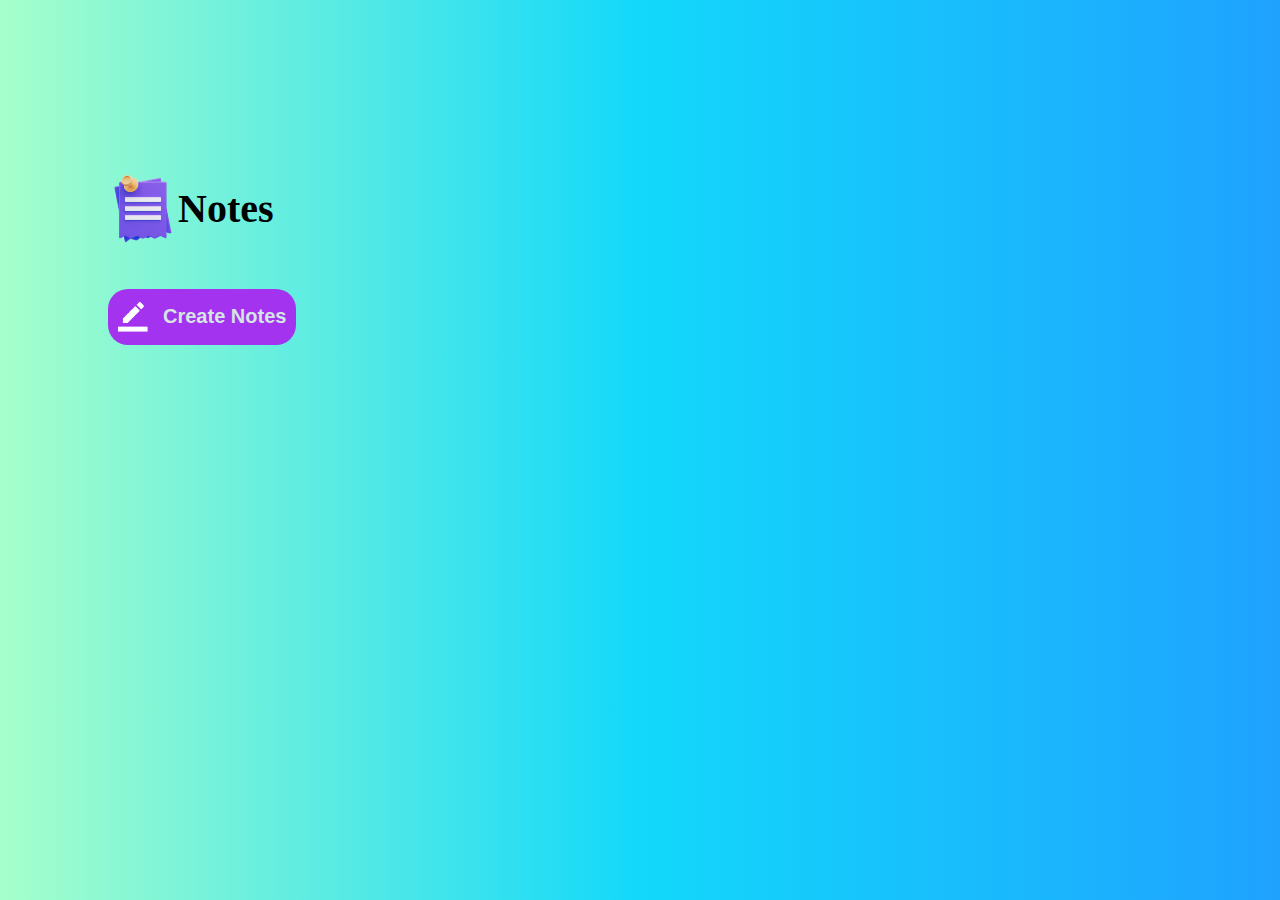
<file: note-app/index.html>
<!DOCTYPE html>
<html lang="en">
<head>
    <meta charset="UTF-8">
    <meta name="viewport" content="width=device-width, initial-scale=1.0">
    <title>Notes App</title>
    <link rel="stylesheet" href="style.css">
</head>
<body>
    <div class="main-div">
        <div class="heading">
            <img src="images/notes.png">
            <h1>Notes</h1>
        </div>
        <div class="button">
            <button id="btn">
            <img src="images/edit.png" alt="" >
            <h2>Create Notes</h2>  
            </button>
        </div>

        <div class="input-field">
            <!-- <div class="notes">
                <textarea placeholder="Write your note here..."></textarea>
                <img src="images/delete.png" alt="" srcset="" id="delete-note">
            </div> -->
           
            
        </div>
    </div>
    <script src="script.js"></script>
</body>
</html>
</file>
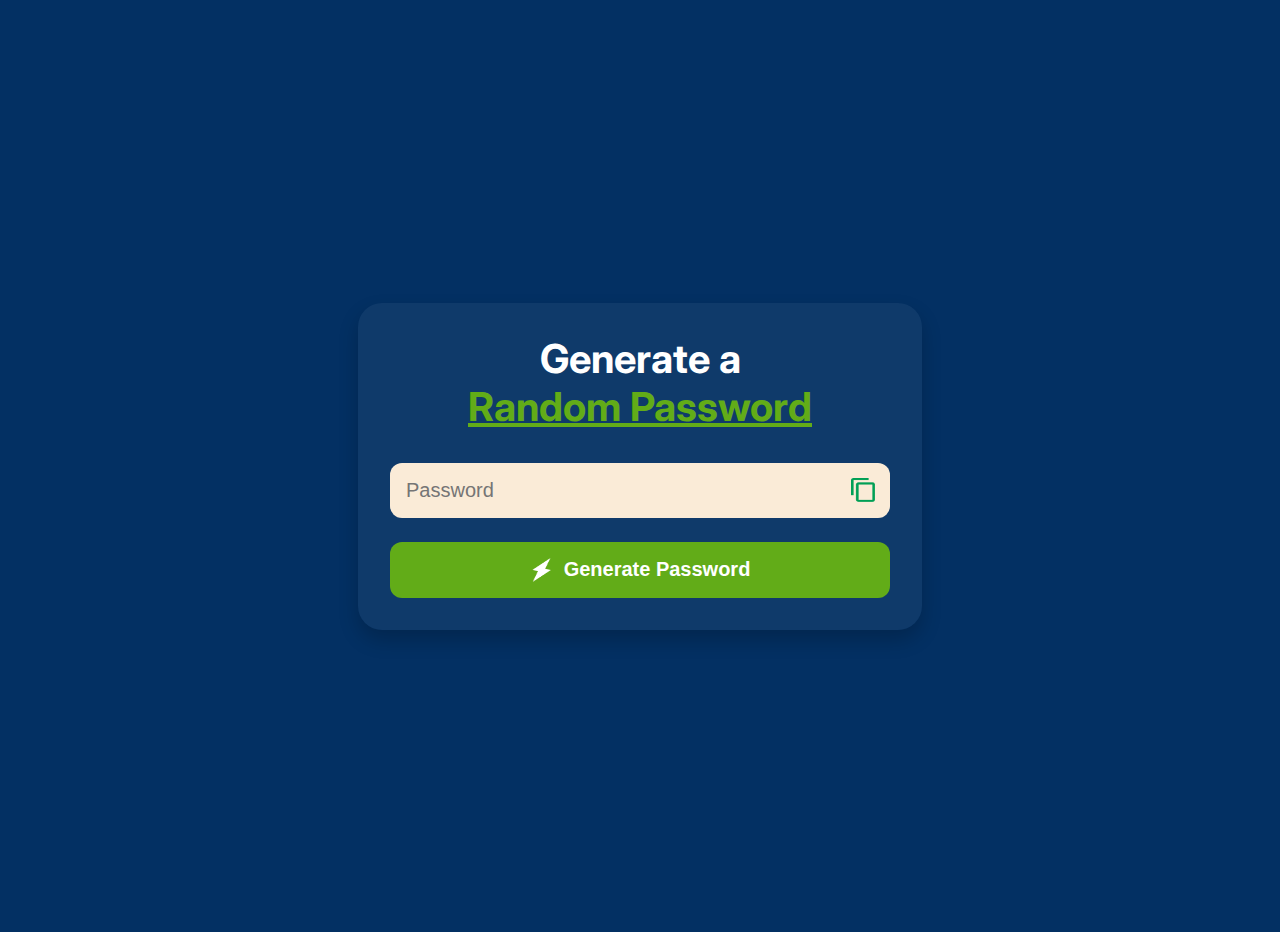
<file: passgen/index.html>
<!DOCTYPE html>
<html lang="en">
<head>
    <meta charset="UTF-8">
    <meta name="viewport" content="width=device-width, initial-scale=1.0">
    <title>Random Password Generator</title>
    <link rel="stylesheet" href="style.css">
</head>
<body>
    <div class="container">
        <h1>Generate a <br><span><u>Random Password</u></span></h1>
        <div class="pass-container">
            <input type="text" placeholder="Password" id="passbox">
            <img src="images/copy.png" id="copy-icon" alt="Copy" onclick="copypass()">
        </div>
        <div class="button-container">
            <button onclick="createpass()"><img src="images/generate.png" id="btn-img">Generate Password</button>
        </div>
    </div>

    <script src="script.js"></script>
</body>
</html>
</file>
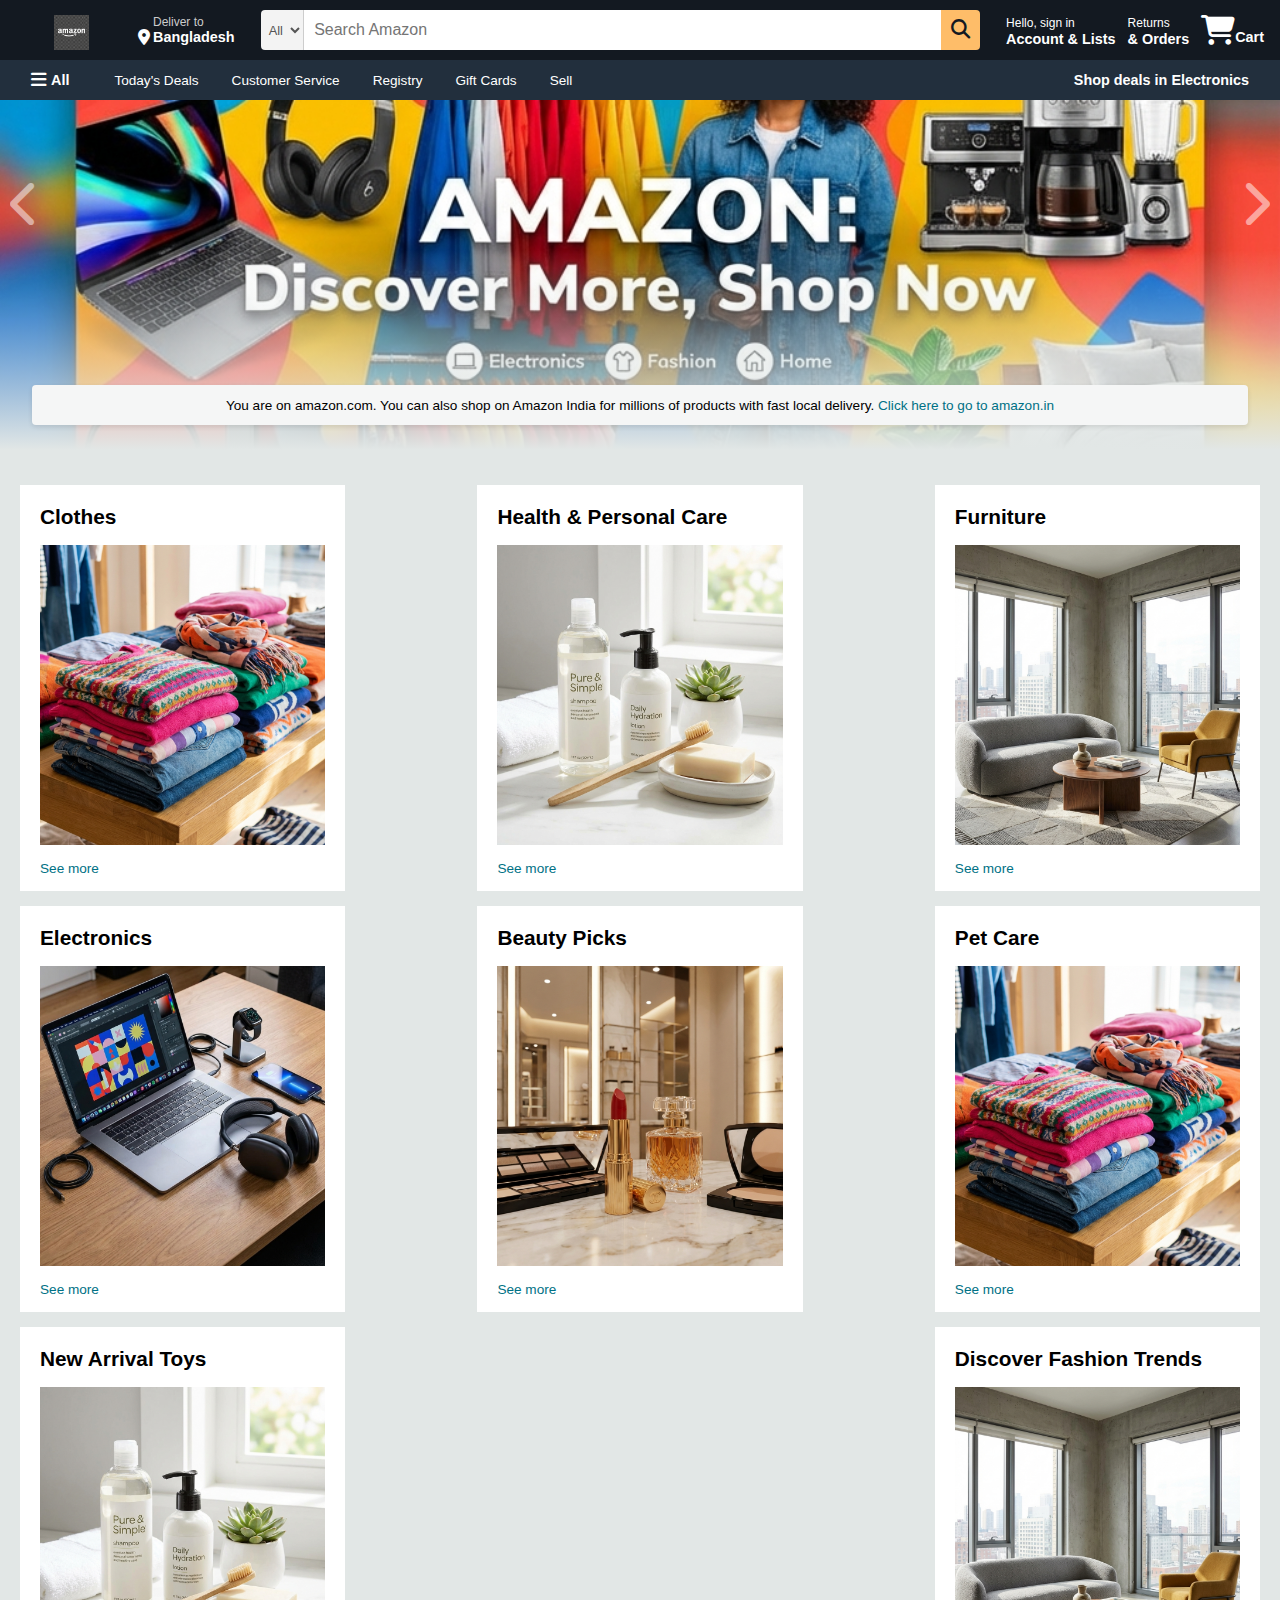
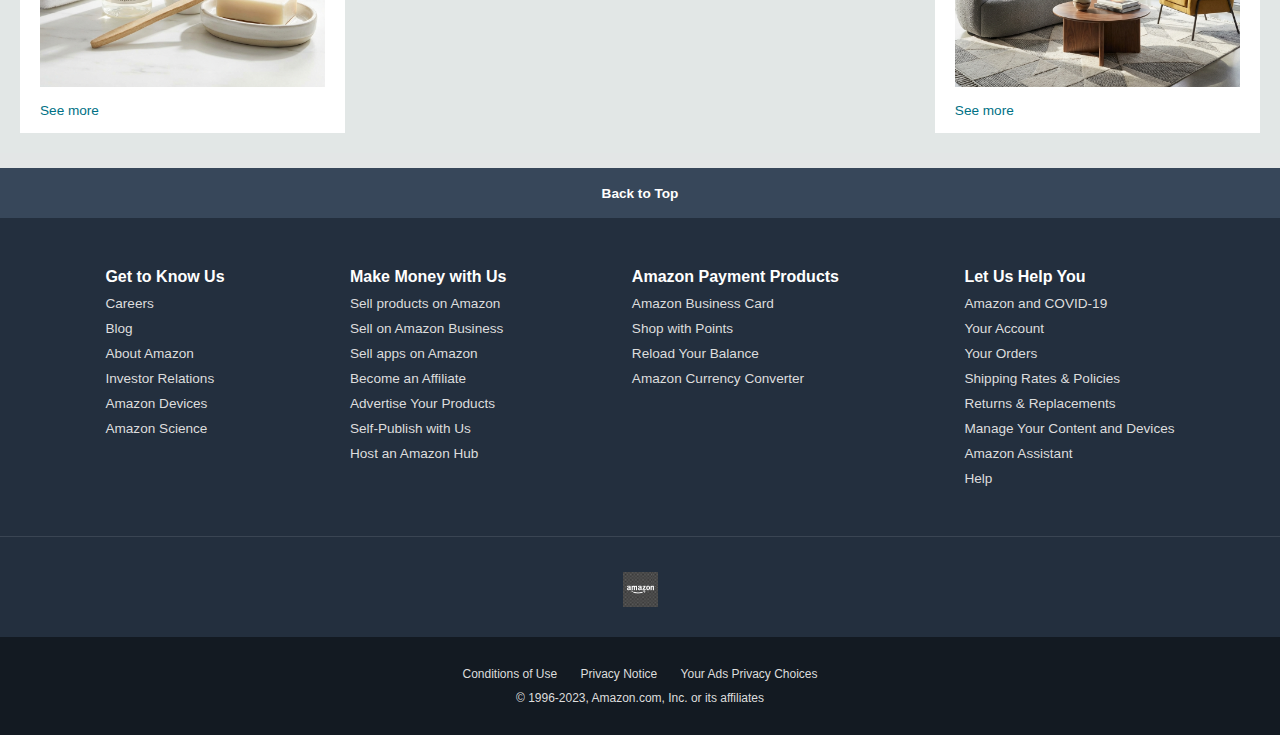
<file: project-amazon/index.html>
<!DOCTYPE html>
<html lang="en">

<head>
    <meta charset="UTF-8">
    <meta name="viewport" content="width=device-width, initial-scale=1.0">
    <title>Amazon.com. Spend less. Smile more.</title>
    <link rel="stylesheet" href="style.css">
    <link rel="stylesheet" href="https://cdnjs.cloudflare.com/ajax/libs/font-awesome/6.4.0/css/all.min.css">
</head>

<body id="top">
    <header>
        <div class="navbar">
            <div class="nav-logo border">
                <div class="logo"></div>
            </div>

            <div class="nav-address border">
                <p class="add-first">Deliver to</p>
                <div class="add-icon">
                    <i class="fa-solid fa-location-dot"></i>
                    <p class="add-second">Bangladesh</p>
                </div>
            </div>

            <div class="nav-search">
                <select class="search-select">
                    <option>All</option>
                </select>
                <input placeholder="Search Amazon" class="search-input">
                <div class="search-icon">
                    <i class="fa-solid fa-magnifying-glass"></i>
                </div>
            </div>

            <div class="nav-signin border">
                <p><span>Hello, sign in</span></p>
                <p class="nav-second">Account & Lists</p>
            </div>

            <div class="nav-return border">
                <p><span>Returns</span></p>
                <p class="nav-second">& Orders</p>
            </div>

            <div class="nav-cart border">
                <i class="fa-solid fa-cart-shopping"></i>
                Cart
            </div>
        </div>

        <div class="panel">
            <div class="panel-all" id="panel-all">
                <i class="fa-solid fa-bars"></i>
                All
            </div>
            <div class="panel-ops">
                <p>Today's Deals</p>
                <p>Customer Service</p>
                <p>Registry</p>
                <p>Gift Cards</p>
                <p>Sell</p>
            </div>
            <div class="panel-deals">
                Shop deals in Electronics
            </div>
        </div>
    </header>

    <!-- Sidebar Navigation -->
    <div class="sidebar-overlay" id="sidebar-overlay"></div>
    <div class="sidebar" id="sidebar">
        <div class="sidebar-head">
            <i class="fa-solid fa-circle-user"></i>
            <div>Hello, Sign in</div>
            <button id="sidebar-close"><i class="fa-solid fa-xmark"></i></button>
        </div>
        <div class="sidebar-content">
            <h3>Digital Content & Devices</h3>
            <ul>
                <li>Amazon Music</li>
                <li>Kindle E-readers & Books</li>
                <li>Amazon Appstore</li>
            </ul>
            <div class="sidebar-divider"></div>
            <h3>Shop By Department</h3>
            <ul>
                <li>Electronics</li>
                <li>Computers</li>
                <li>Smart Home</li>
                <li>Arts & Crafts</li>
            </ul>
            <div class="sidebar-divider"></div>
            <h3>Programs & Features</h3>
            <ul>
                <li>Gift Cards</li>
                <li>Shop By Interest</li>
                <li>Amazon Live</li>
                <li>International Shopping</li>
            </ul>
        </div>
    </div>

    <div class="hero-section" id="hero-section">
        <button class="hero-btn prev-btn" id="hero-prev"><i class="fa-solid fa-chevron-left"></i></button>
        <button class="hero-btn next-btn" id="hero-next"><i class="fa-solid fa-chevron-right"></i></button>
        <div class="hero-msg">
            <p>You are on amazon.com. You can also shop on Amazon India for millions of products with fast local
                delivery. <a href="#">Click here to go to amazon.in</a></p>
        </div>
    </div>

    <div class="shop-section">
        <div class="box">
            <div class="box-content">
                <h2>Clothes</h2>
                <div class="box-img" style="background-image: url('assets/box1_image.jpg');"></div>
                <p>See more</p>
            </div>
        </div>
        <div class="box">
            <div class="box-content">
                <h2>Health & Personal Care</h2>
                <div class="box-img" style="background-image: url('assets/box2_image.jpg');"></div>
                <p>See more</p>
            </div>
        </div>
        <div class="box">
            <div class="box-content">
                <h2>Furniture</h2>
                <div class="box-img" style="background-image: url('assets/box3_image.jpg');"></div>
                <p>See more</p>
            </div>
        </div>
        <div class="box">
            <div class="box-content">
                <h2>Electronics</h2>
                <div class="box-img" style="background-image: url('assets/box4_image.jpg');"></div>
                <p>See more</p>
            </div>
        </div>
        <div class="box">
            <div class="box-content">
                <h2>Beauty Picks</h2>
                <div class="box-img" style="background-image: url('assets/box5_image.jpg');"></div>
                <p>See more</p>
            </div>
        </div>
        <div class="box">
            <div class="box-content">
                <h2>Pet Care</h2>
                <div class="box-img" style="background-image: url('assets/box6_image.jpg');"></div>
                <p>See more</p>
            </div>
        </div>
        <div class="box">
            <div class="box-content">
                <h2>New Arrival Toys</h2>
                <div class="box-img" style="background-image: url('assets/box7_image.jpg');"></div>
                <p>See more</p>
            </div>
        </div>
        <div class="box">
            <div class="box-content">
                <h2>Discover Fashion Trends</h2>
                <div class="box-img" style="background-image: url('assets/box8_image.jpg');"></div>
                <p>See more</p>
            </div>
        </div>
    </div>

    <footer>
        <div class="foot-panel1">
            <a href="#top">Back to Top</a>
        </div>

        <div class="foot-panel2">
            <ul>
                <p>Get to Know Us</p>
                <a>Careers</a>
                <a>Blog</a>
                <a>About Amazon</a>
                <a>Investor Relations</a>
                <a>Amazon Devices</a>
                <a>Amazon Science</a>
            </ul>
            <ul>
                <p>Make Money with Us</p>
                <a>Sell products on Amazon</a>
                <a>Sell on Amazon Business</a>
                <a>Sell apps on Amazon</a>
                <a>Become an Affiliate</a>
                <a>Advertise Your Products</a>
                <a>Self-Publish with Us</a>
                <a>Host an Amazon Hub</a>
            </ul>
            <ul>
                <p>Amazon Payment Products</p>
                <a>Amazon Business Card</a>
                <a>Shop with Points</a>
                <a>Reload Your Balance</a>
                <a>Amazon Currency Converter</a>
            </ul>
            <ul>
                <p>Let Us Help You</p>
                <a>Amazon and COVID-19</a>
                <a>Your Account</a>
                <a>Your Orders</a>
                <a>Shipping Rates & Policies</a>
                <a>Returns & Replacements</a>
                <a>Manage Your Content and Devices</a>
                <a>Amazon Assistant</a>
                <a>Help</a>
            </ul>
        </div>

        <div class="foot-panel3">
            <div class="logo"></div>
        </div>

        <div class="foot-panel4">
            <div class="pages">
                <a>Conditions of Use</a>
                <a>Privacy Notice</a>
                <a>Your Ads Privacy Choices</a>
            </div>
            <div class="copyright">
                © 1996-2023, Amazon.com, Inc. or its affiliates
            </div>
        </div>
    </footer>
    <script src="script.js"></script>
</body>

</html>
</file>
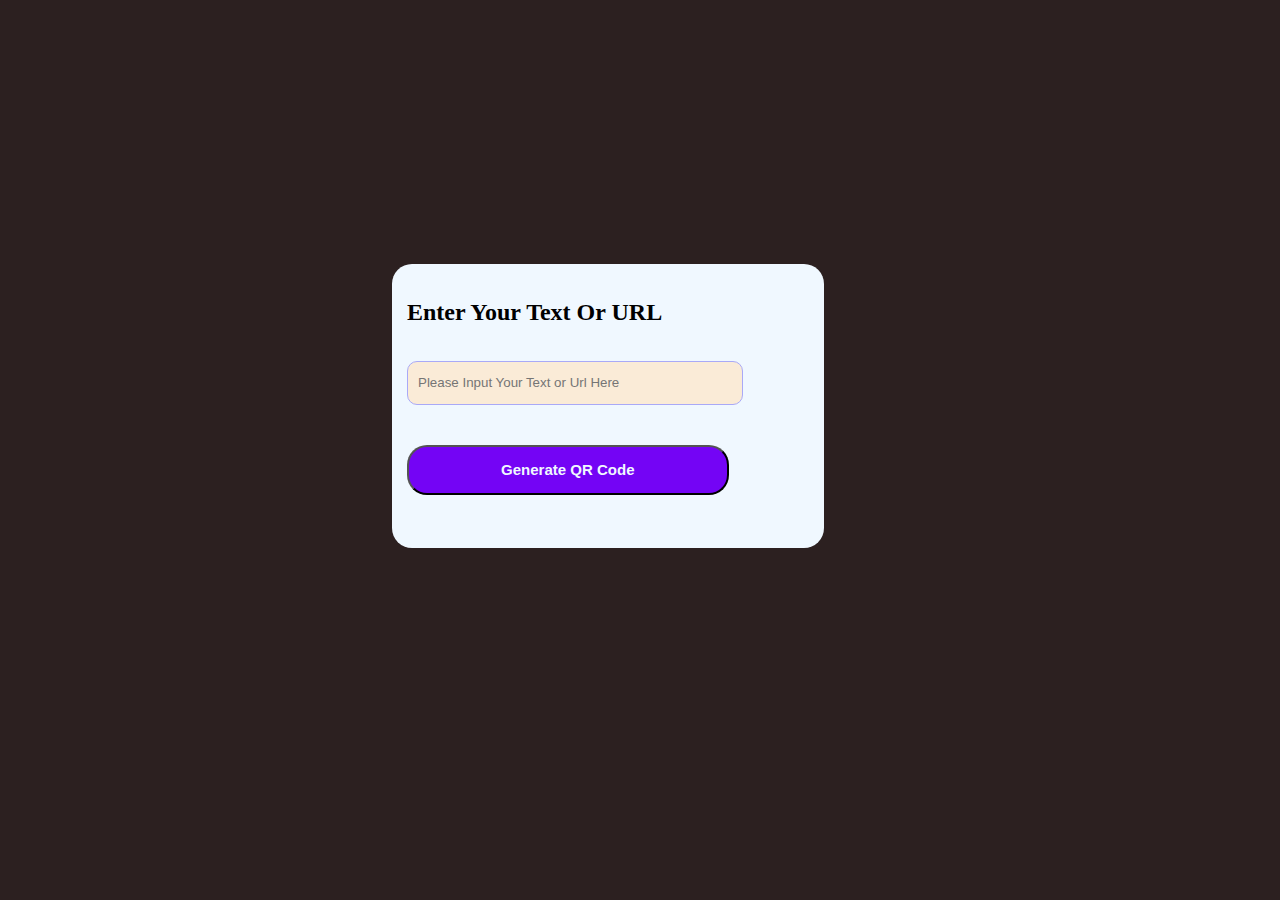
<file: qrgenerator/index.html>
<!DOCTYPE html>
<html lang="en">
<head>
    <meta charset="UTF-8">
    <meta name="viewport" content="width=device-width, initial-scale=1.0">
    <title>QR Code Generator</title>
    <link rel="stylesheet" href="style.css">
</head>
<body>
    <div class="content">
        <h2>Enter Your Text Or URL</h2>
        <input placeholder="Please Input Your Text or Url Here" id="input-field"><br>
        <button id="generate">Generate QR Code</button>
        <img id="qr-img">
    </div>
    <script src="script.js"></script>
</body>
</html>
</file>
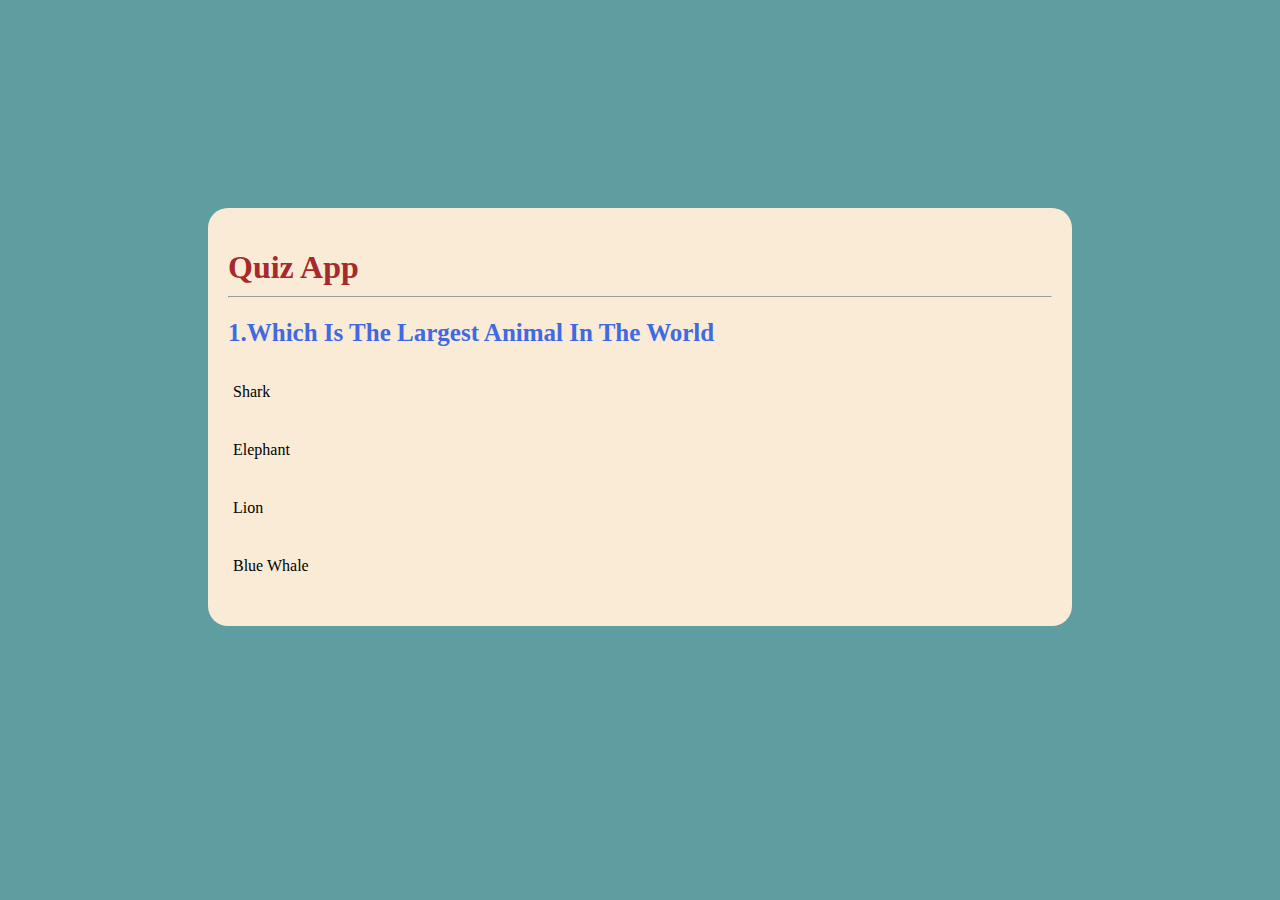
<file: quiz-app/index.html>
<!DOCTYPE html>
<html lang="en">
<head>
    <meta charset="UTF-8">
    <meta name="viewport" content="width=device-width, initial-scale=1.0">
    <title>Quiz App</title>
    <link rel="stylesheet" href="style.css">
</head>
<body>
    <div class="padbox">
        <div class="header">
            <h1>Quiz App</h1>
        </div>
        <hr>
        <div class="question">
            <h2>Question 1</h2>
            <ul id="answers">
                <!-- <li class="options">Shark</li>
                <li class="options">Blue Whale</li>
                <li class="options">Elephant</li>
                <li class="options">Girrafe</li> -->
            </ul>
        </div>
        <div class="submit-button">
            <button>Next</button>
        </div>
        
    </div>
    <script src="script.js"></script>
</body>
</html>
</file>
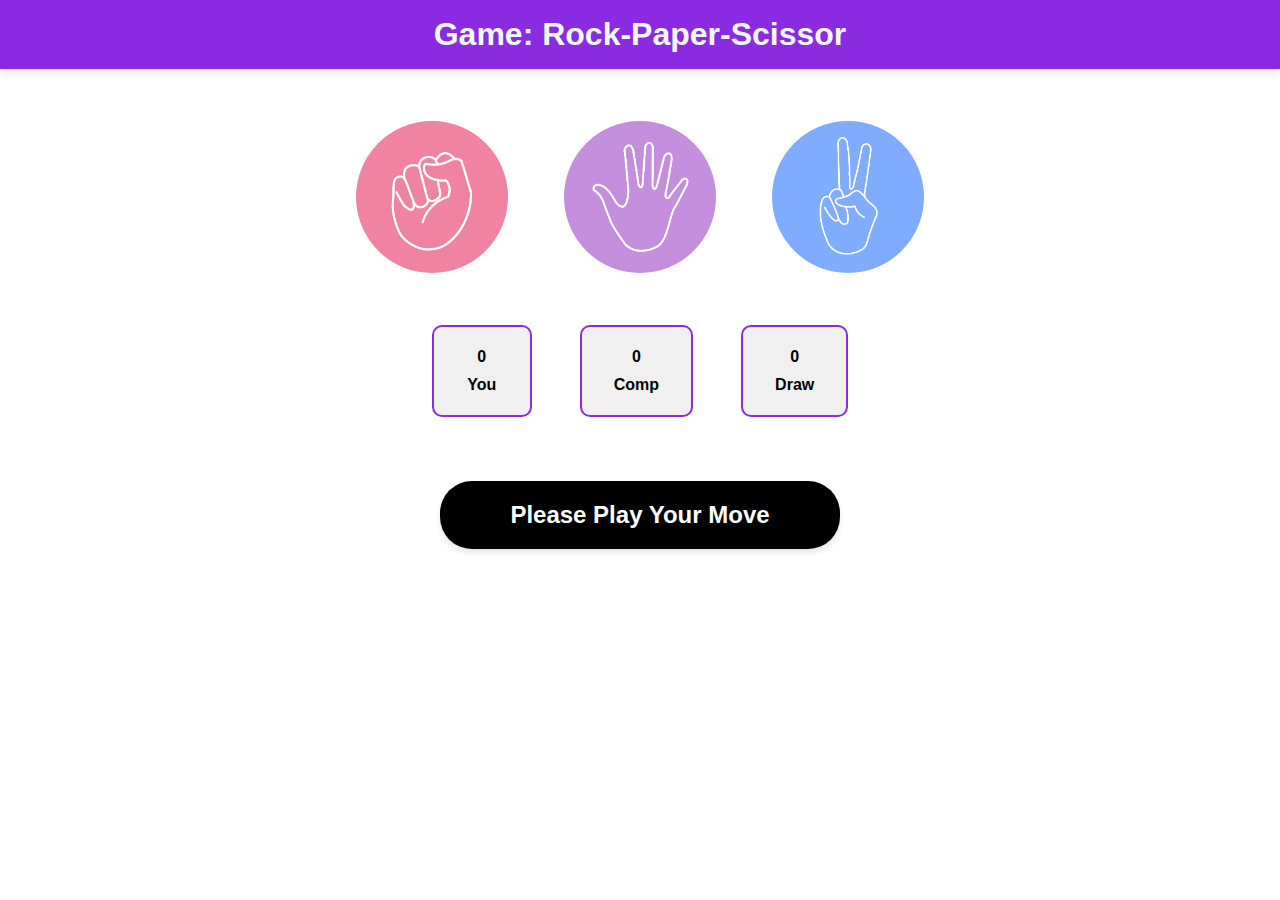
<file: StonePaperScissors/index.html>
<!DOCTYPE html>
<html lang="en">
<head>
    <meta charset="UTF-8">
    <meta name="viewport" content="width=device-width, initial-scale=1.0">
    <title>Rock-Paper-Scissor</title>
    <link rel="stylesheet" href="style.css">
</head>
<body>
    <h1 id="heading">Game: Rock-Paper-Scissor</h1>
    <div class="choices" >
        <img src="images/rock.png" id="rock" class="choice">
        <img src="images/paper.png" id="paper" class="choice">
        <img src ="images/scissors.png" id="scissor" class="choice">
    </div>
    <div class="scoreclass">
        <div class="Scorecount">
            <p id="user-score">0</p>
            <p id="label">You</p>
        </div>
        <div class="Scorecount">
            <p id="comp-score">0</p>
            <p id="label">Comp</p>
        </div>
        <div class="Scorecount">
            <p id="draw-score">0</p>
            <p id="label">Draw</p>
        </div>
        
    </div>

    <div class="msg-container">
        <p class="msg">Please Play Your Move</p>
    </div>
    <div id="scissoring">
        
    </div>
   <script src="app.js"></script>
</body>
</html>
</file>
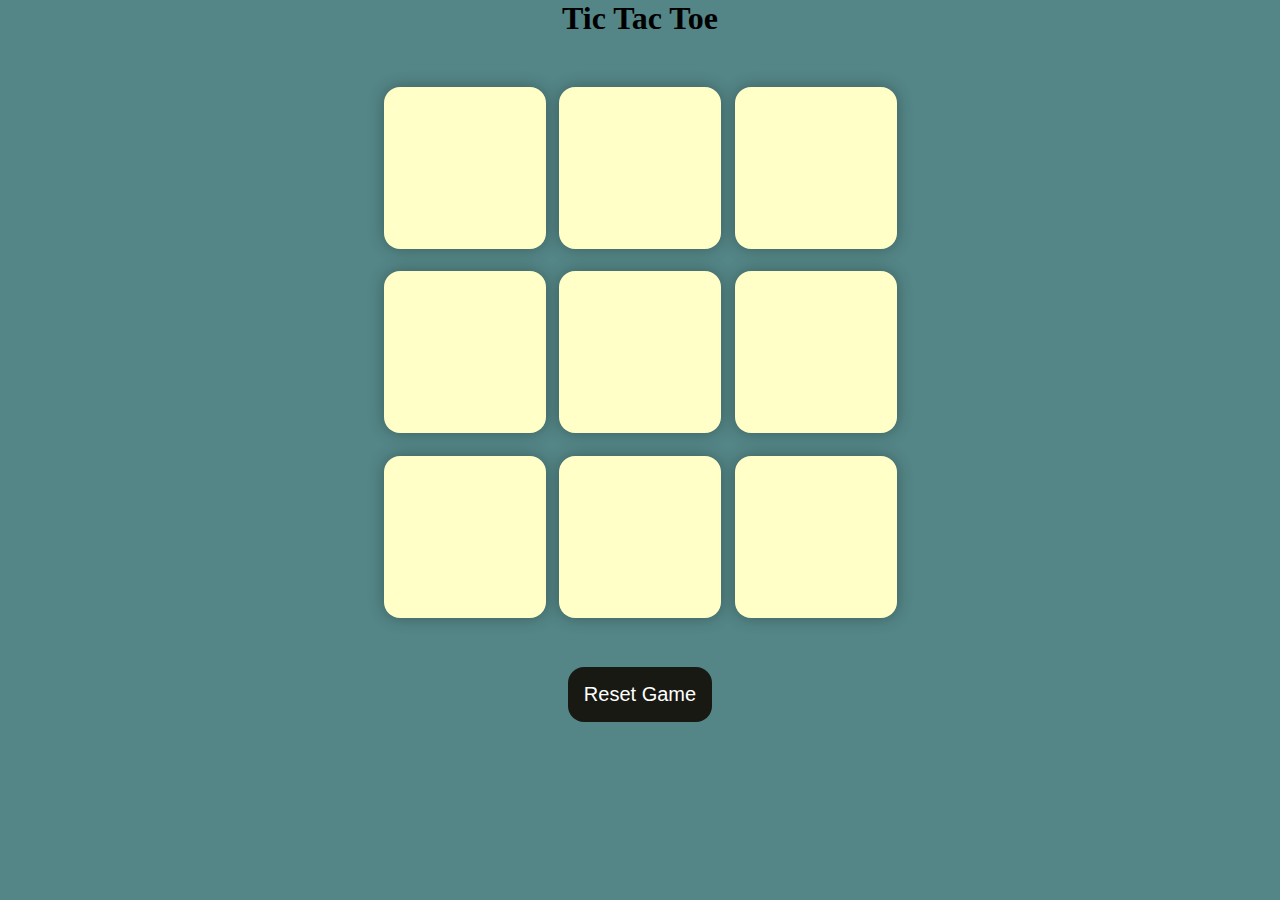
<file: TicTacToe/index.html>
<!DOCTYPE html>
<html lang="en">
  <head>
    <meta charset="UTF-8" />
    <meta name="viewport" content="width=device-width, initial-scale=1.0" />
    <title>Tic-Tac-Toe Game</title>
    <link rel="stylesheet" href="style.css" />
  </head>
  <body>
    <div class="msg-container hide">
      <p id="msg">Winner</p>
      <button id="new-btn">New Game</button>
    </div>
    <main>
      <h1>Tic Tac Toe</h1>
      <div class="container">
        <div class="game">
          <button class="box"></button>
          <button class="box"></button>
          <button class="box"></button>
          <button class="box"></button>
          <button class="box"></button>
          <button class="box"></button>
          <button class="box"></button>
          <button class="box"></button>
          <button class="box"></button>
        </div>
      </div>
      <button id="reset-btn">Reset Game</button>
    </main>
    <script src="app.js"></script>
  </body>
</html>
</file>
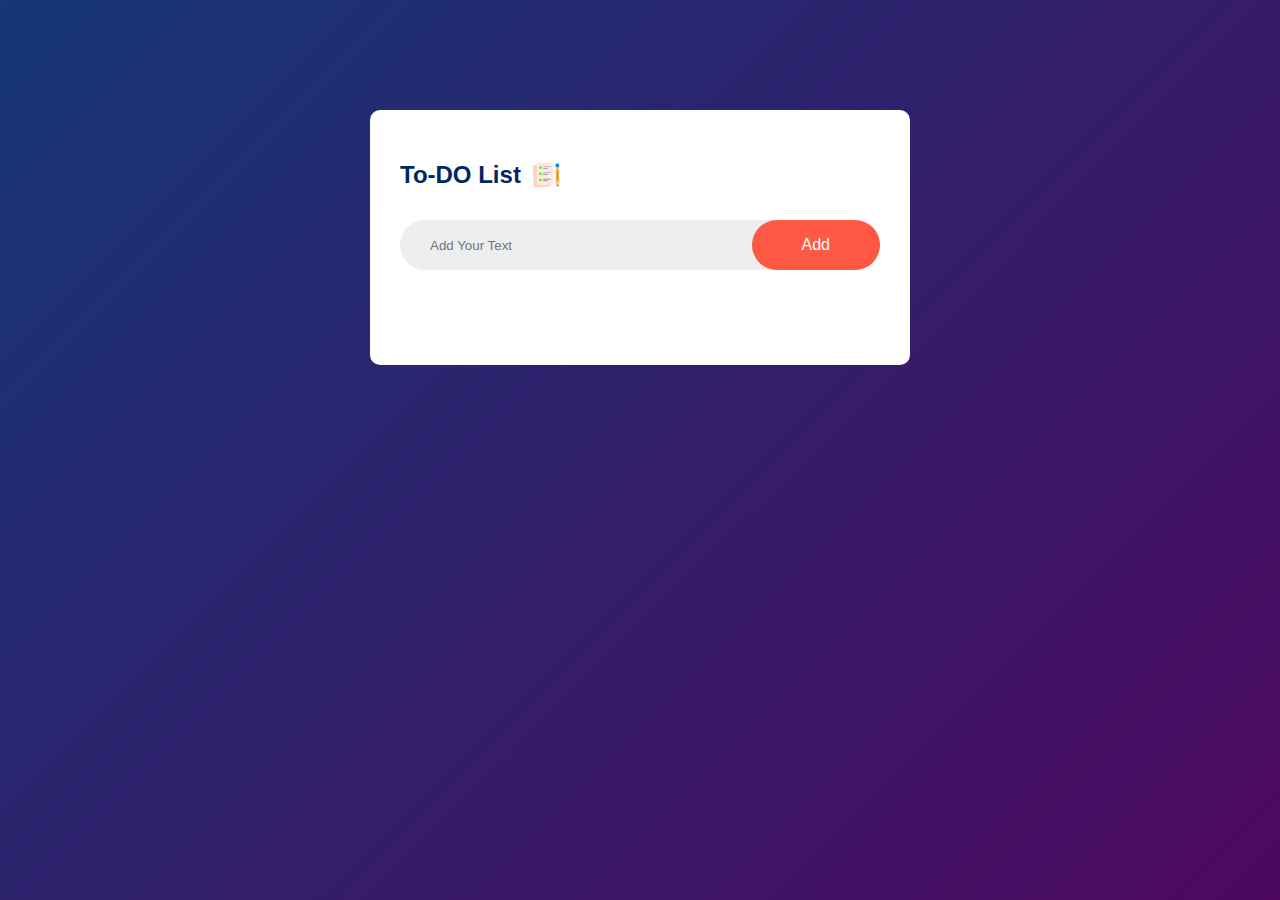
<file: to-do/index.html>
<!DOCTYPE html>
<html lang="en">
<head>
    <meta charset="UTF-8">
    <meta name="viewport" content="width=device-width, initial-scale=1.0">
    <title>To Do List</title>
    <link rel="stylesheet" href="style.css">
</head>
<body>
    <div class="container">
        <div class="todo-app">
            <h2>To-DO List<img src="images/icon.png"></h2>
            <div class="row">
                <input type="text" id="input-box" placeholder="Add Your Text">
                <button id="add-btn" onclick="addTask()">Add</button>
            </div>
            <ul class="ul" id="listconatiner">
                <!-- <li class="checked">Task1</li>
                <li>Task2</li>
                <li>Task3</li>
                <li>Task4</li> -->
            </ul>
        </div>
    </div>
<script src="script.js"></script>
</body>
</html>
</file>
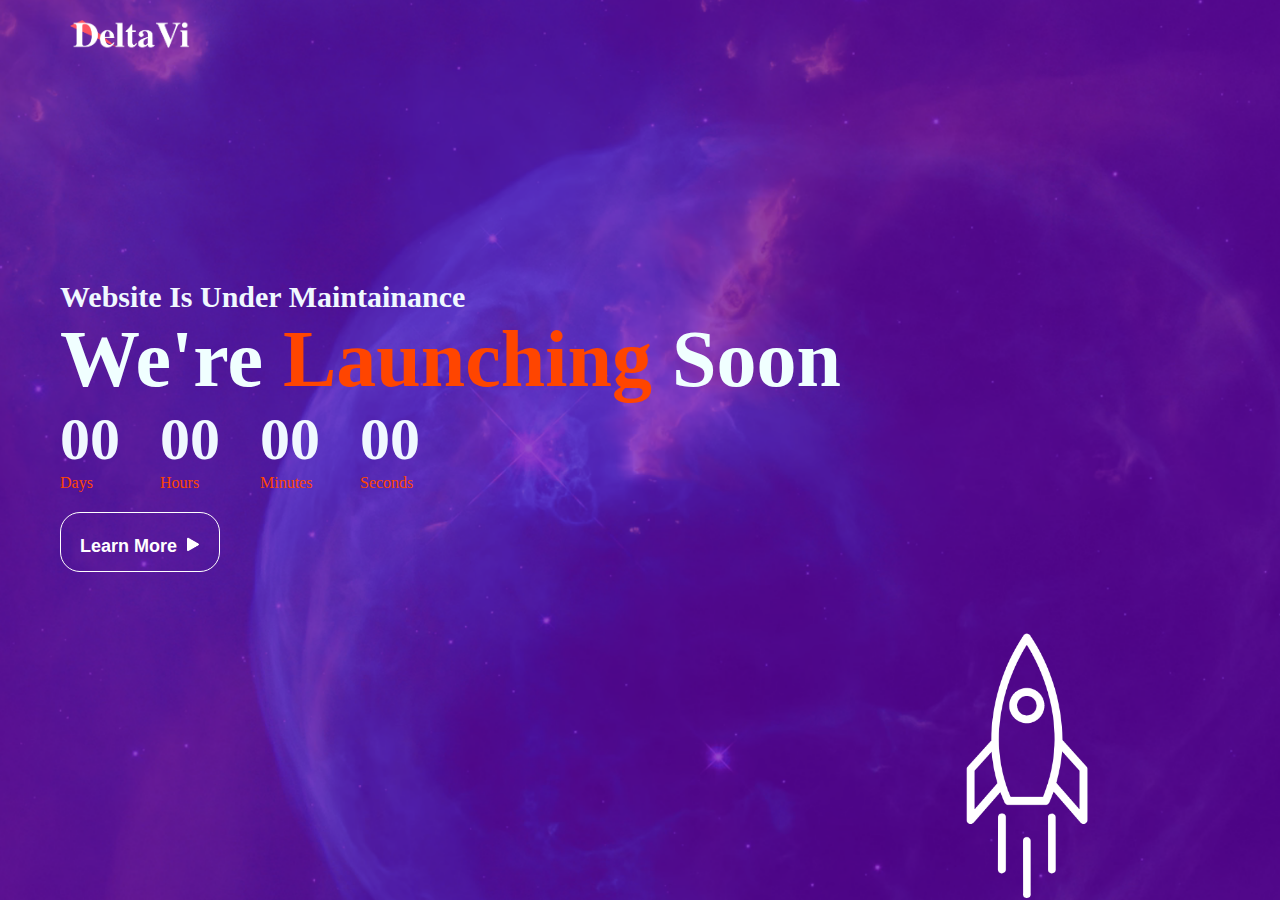
<file: waitingpage/index.html>
<!DOCTYPE html>
<html lang="en">
<head>
    <meta charset="UTF-8">
    <meta name="viewport" content="width=device-width, initial-scale=1.0">
    <title>Launching Soon!</title>
    <link rel="stylesheet" href="style.css">
</head>
<body>
    <div class="container">
        <img src="images/logo.png" alt="" srcset="" class="logo">
        <div class="content">
            <p>Website Is Under Maintainance</p>
            <h1>
                We're <span>Launching</span> Soon
            </h1>
            <div class="launching-time">
                <div>
                    <p id="days">00</p>
                    <span>Days</span>
                </div>
                <div>
                    <p id="hours">00</p>
                    <span>Hours</span>
                </div>
                <div >
                    <p id="minutes">00</p>
                    <span>Minutes</span>
                </div>
                <div >
                    <p id="seconds">00</p>
                    <span>Seconds</span>
                </div>
            </div>
            <button>Learn More <img src="images/triangle.png" alt="" srcset="" class="btnimg"></button>
        </div>
        <img src="images/rocket.png" alt="" srcset="" class="rocketimg">

    </div>
    <script src="script.js"></script>
</body>
</html>
</file>
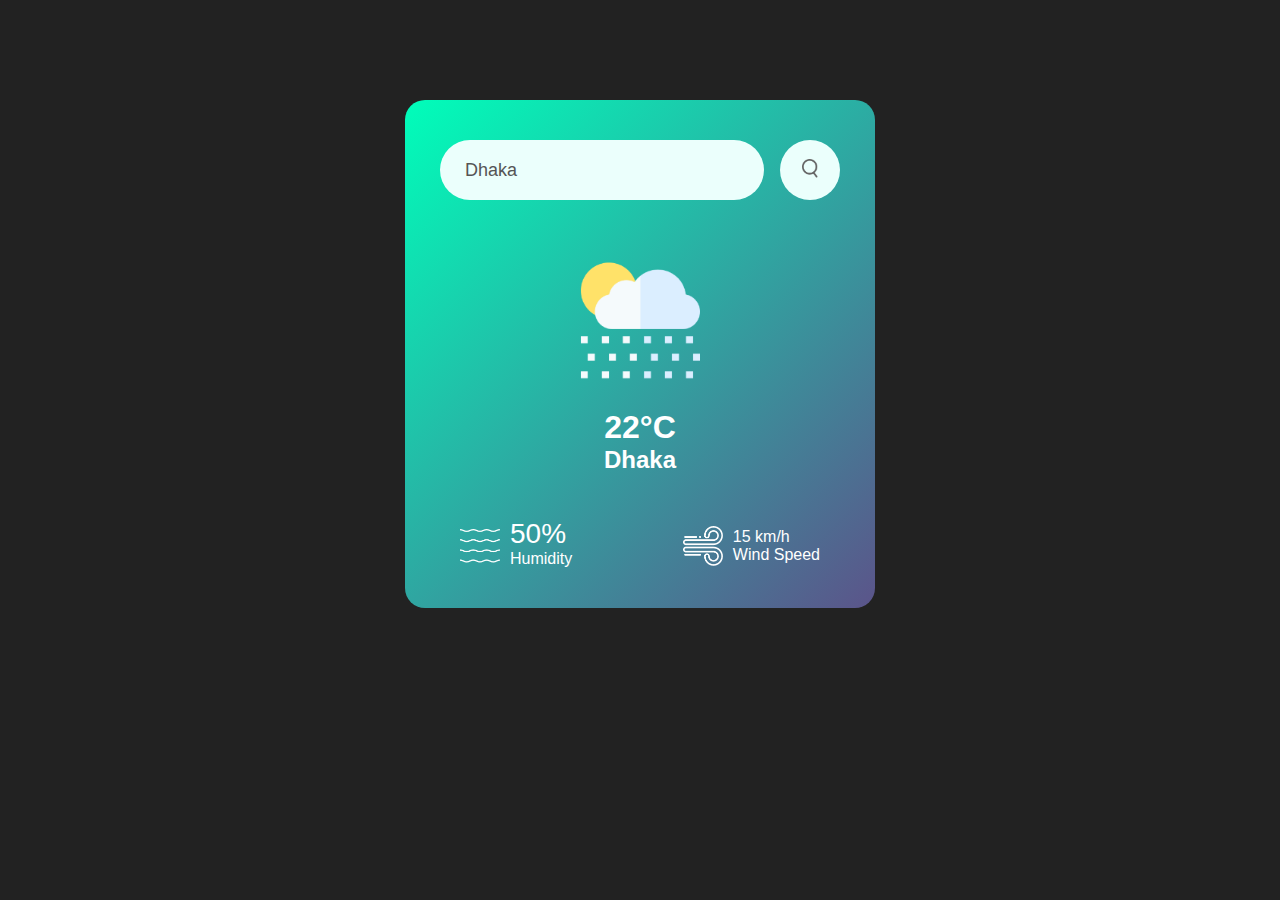
<file: weather/index.html>
<!DOCTYPE html>
<html lang="en">
<head>
    <meta charset="UTF-8">
    <meta name="viewport" content="width=1 , initial-scale=1.0">
    <title>Weather App</title>
    <link rel="stylesheet" href="style.css">
    <link rel="icon" href="https://img.icons8.com/?size=100&id=1MUqfGWx3fZS&format=png&color=000000"
</head>
<body>
    <div class="card">
        <div class="search">
            <input type="text" placeholder="Enter City Name" spellcheck="false">
            <button><img src="images/search.png" alt=""></button>
        </div>
        <div>
            <p id="error"></p>
        </div>
        <div class="weather">
            <img src="images/rain.png" class="weather-icon">
            <h1 class="temp">22°C</h1>
            <h2 class="city-name">Dhaka</h2>
            <p id="feels"></p>
            <div class="details">
                <div class="col">
                    <img src="images/humidity.png" alt="">
                    <div>
                        <p class="humidity">50%</p>
                        <p>Humidity</p>
                    </div>
                </div>
                <div class="col">
                    <img src="images/wind.png" alt="">
                    <div>
                        <p class="Wind">15 km/h</p>
                        <p>Wind Speed</p>
                    </div>
                </div>
            </div>
        </div>
    </div>

    <script src="script.js"></script>
</body>
</html>
</file>
<file: note-app/style.css>
body{
background: #1FA2FF;  /* fallback for old browsers */
background: -webkit-linear-gradient(to right, #A6FFCB, #12D8FA, #1FA2FF);  /* Chrome 10-25, Safari 5.1-6 */
background: linear-gradient(to right, #A6FFCB, #12D8FA, #1FA2FF); /* W3C, IE 10+/ Edge, Firefox 16+, Chrome 26+, Opera 12+, Safari 7+ */

    padding-left: 100px;
    padding-top: 150px;
}
.main-div{
    border: 0;
}

.heading{
    border: 0;
    display: flex;
    align-items: center;
}
.heading img{

    height: 70px;
    justify-content: left;
    gap: 10px;
}
.heading h1{
    color: rgb(0, 2, 2);
    font-size: 40px;
}
.button button{
    display: flex;
    background-color: #a333ee;
    border: 0px;
    border-radius: 20px;
    margin-top: 30px;
    align-items: center;
    gap: 15px;
    padding: 0px 10px 0px 10px;
    cursor: pointer;
    transition: background-color 0.3s ease, transform 0.3s ease;
}
.button button:hover{
    background-color: #7a26b3;
    transform: scale(1.05);
}

.button button img{
    height: 30px;
}
.button button h2{
    color: rgb(213, 228, 228);
}

.notes textarea{
    margin-top: 20px;
    height: 150px;
    width: 50%;
    border: 0px;
    padding: 10px;
    border-radius: 10px;
}
.notes{
    display: flex;
}

.notes img{
    margin-top: 20px;
    height: 30px;
    margin-left: 10px;
}
</file>
<file: passgen/style.css>
@import url('https://fonts.googleapis.com/css2?family=Inter:wght@400;700&display=swap');

body {
    background-color: rgb(3, 48, 99);
    font-family: 'Inter', sans-serif;
    min-height: 100vh;
    display: flex;
    justify-content: center;
    align-items: center;
    padding: 1rem;
    margin: 0;
}

.container {
    max-width: 90%;
    width: 500px;
    padding: 2rem;
    background-color: rgba(255, 255, 255, 0.05);
    border-radius: 1.5rem;
    box-shadow: 0 10px 20px rgba(0, 0, 0, 0.2);
}

h1 {
    color: #ffffff;
    font-size: 2.5rem;
    margin-bottom: 2rem;
    line-height: 1.2;
    text-align: center;
    margin-top: 0;
}

h1 span {
    color: rgb(98, 172, 24);
}

/* Updated selector to match your HTML class 'pass-container' */
.pass-container {
    position: relative;
    margin-bottom: 1.5rem;
    width: 100%;
    background-color: antiquewhite; /* Matches your original background preference */
    border-radius: 0.75rem;
    display: flex;
    align-items: center;
}

/* Updated selector to target the input inside pass-container */
.pass-container input {
    width: 100%;
    background-color: transparent; /* Transparent so container color shows */
    padding: 1rem 3rem 1rem 1rem; /* Right padding makes room for the icon */
    font-size: 1.25rem;
    border: none;
    outline: none;
    color: #333;
    border-radius: 0.75rem;
}

#copy-icon {
    position: absolute;
    right: 15px;
    top: 50%;
    transform: translateY(-50%);
    width: 24px;
    height: 24px;
    cursor: pointer;
    transition: transform 0.1s;
}

#copy-icon:hover {
    transform: translateY(-50%) scale(1.1);
}

.button-container button {
    background-color: rgb(98, 172, 24);
    display: flex;
    align-items: center;
    justify-content: center;
    font-size: 1.25rem;
    color: #ffffff;
    border: 0;
    border-radius: 0.75rem;
    padding: 1rem 1.5rem;
    gap: 10px;
    cursor: pointer;
    width: 100%;
    font-weight: 700;
    transition: background-color 0.2s, transform 0.1s;
}

.button-container button:hover {
    background-color: rgb(78, 137, 19);
    transform: translateY(-2px);
    box-shadow: 0 4px 8px rgba(0, 0, 0, 0.2);
}

#btn-img {
    width: 24px;
    height: 24px;
    display: block;
}

@media (max-width: 640px) {
    body {
        align-items: flex-start;
        padding-top: 2rem;
    }
    
    h1 {
        font-size: 1.8rem;
    }
    
    .pass-container input {
        font-size: 1rem;
        padding: 0.8rem 2.5rem 0.8rem 0.8rem;
    }
    
    .button-container button {
        font-size: 1rem;
        padding: 0.8rem 1rem;
    }
}
</file>
<file: project-amazon/style.css>
* {
    margin: 0;
    font-family: "Amazon Ember", Arial, sans-serif;
    /* Updated font stack */
    border: border-box;
}

body {
    background-color: #e3e6e6;
    /* Light gray background for the whole page */
}

.navbar {
    height: 60px;
    background-color: #131921;
    /* Darker Amazon blue */
    color: white;
    display: flex;
    align-items: center;
    justify-content: space-between;
    /* Changed from space-evenly */
    padding: 0 10px;
    /* Added padding */
}

.nav-logo {
    height: 50px;
    width: 110px;
    /* Slightly wider */
    display: flex;
    align-items: center;
    justify-content: center;
}

.logo {
    background-image: url('assets/amazon_logo.png');
    background-size: contain;
    /* Changed to contain */
    background-repeat: no-repeat;
    background-position: center;
    height: 35px;
    /* Adjusted height */
    width: 100%;
    margin-top: 5px;
}

.border {
    border: 1px solid transparent;
    border-radius: 2px;
    padding: 5px;
    cursor: pointer;
}

.border:hover {
    border: 1px solid white;
}

/** Box 2 **/
.add-first {
    color: #cccccc;
    font-size: 0.75rem;
    /* Adjusted font size */
    margin-left: 15px;
}

.add-second {
    font-size: 0.9rem;
    /* Adjusted font size */
    margin-left: 3px;
    font-weight: 700;
}

.add-icon {
    display: flex;
    align-items: center;
}

/** Box 3 **/
.nav-search {
    display: flex;
    justify-content: space-evenly;
    flex-grow: 1;
    /* Allow search bar to grow */
    max-width: 800px;
    /* Max width */
    margin: 0 20px;
    /* Margin for spacing */
    height: 40px;
    border-radius: 4px;
    overflow: hidden;
    /* Ensure children don't overflow corners */
}

.search-select {
    background-color: #f3f3f3;
    width: 50px;
    text-align: center;
    border: none;
    border-right: 1px solid #cdcdcd;
    /* Separator */
    font-size: 0.8rem;
    color: #555;
    cursor: pointer;
}

.search-select:focus {
    outline: none;
    background-color: #dadada;
}

.search-input {
    width: 100%;
    font-size: 1rem;
    border: none;
    padding-left: 10px;
}

.search-input:focus {
    outline: none;
}

.search-icon {
    width: 45px;
    display: flex;
    justify-content: center;
    align-items: center;
    font-size: 1.2rem;
    background-color: #febd69;
    /* Amazon yellow */
    color: #131921;
    cursor: pointer;
    transition: background-color 0.2s;
}

.search-icon:hover {
    background-color: #f3a847;
    /* Darker yellow on hover */
}

.nav-search:focus-within {
    /* Highlight whole search bar on focus */
    outline: 3px solid #f3a847;
    /* Focus ring color */
    border-radius: 4px;
}

/** Box 4 **/
span {
    font-size: 0.75rem;
}

.nav-second {
    font-size: 0.9rem;
    font-weight: 700;
}

/** Box 6 **/
.nav-cart i {
    font-size: 30px;
}

.nav-cart {
    font-size: 0.9rem;
    font-weight: 700;
    display: flex;
    align-items: flex-end;
    /* Align text with icon bottom */
}

/** Panel **/
.panel {
    height: 40px;
    background-color: #222f3d;
    display: flex;
    color: white;
    align-items: center;
    justify-content: flex-start;
    /* Changed to flex-start */
    padding-left: 20px;
    /* Added padding */
}

.panel-all {
    display: flex;
    align-items: center;
    font-weight: 700;
    font-size: 0.9rem;
    cursor: pointer;
    padding: 5px 10px;
    border: 1px solid transparent;
    border-radius: 2px;
}

.panel-all:hover {
    border: 1px solid white;
}

.panel-all i {
    margin-right: 5px;
    font-size: 1.1rem;
}

.panel-ops {
    display: flex;
    list-style: none;
    margin-left: 10px;
}

.panel-ops p {
    display: inline;
    margin-left: 15px;
    font-size: 0.85rem;
    cursor: pointer;
    padding: 5px 8px;
    border: 1px solid transparent;
    border-radius: 2px;
}

.panel-ops p:hover {
    border: 1px solid white;
}

.panel-deals {
    font-size: 0.9rem;
    font-weight: 700;
    margin-left: auto;
    /* Push to the right */
    margin-right: 20px;
    cursor: pointer;
    padding: 5px 10px;
    border: 1px solid transparent;
    border-radius: 2px;
}

.panel-deals:hover {
    border: 1px solid white;
}

/** Hero Section **/
.hero-section {
    background-image: url('assets/hero_image.jpg');
    background-size: cover;
    background-position: center;
    /* Center the image */
    height: 350px;
    display: flex;
    justify-content: center;
    align-items: flex-end;
    position: relative;
    /* For absolute positioning of gradient */
    z-index: 1;
}

/* Gradient overlay */
.hero-section::before {
    content: "";
    position: absolute;
    bottom: 0;
    left: 0;
    width: 100%;
    height: 200px;
    /* Height of the gradient */
    background: linear-gradient(to bottom, transparent, #e2e7e6);
    /* Fade to background color */
    z-index: -1;
    /* Behind the content but above the image background if handled differently, but here it's on top of image if z-index is higher. Wait. */
    /* Actually, if I put it on .hero-section::before, it will be on top of the background image but behind the content if content has higher z-index. */
}

.hero-msg {
    background-color: #f5f6f6;
    color: black;
    height: 40px;
    display: flex;
    align-items: center;
    justify-content: center;
    font-size: 0.85rem;
    width: 95%;
    /* Wider message box */
    margin-bottom: 25px;
    border-radius: 4px;
    /* Rounded corners */
    box-shadow: 0 2px 5px rgba(0, 0, 0, 0.1);
    /* Subtle shadow */
    position: relative;
    /* To sit above gradient */
    z-index: 2;
}

.hero-msg a {
    color: #007185;
    text-decoration: none;
}

.hero-msg a:hover {
    text-decoration: underline;
    color: #c7511f;
}

/** Shop Section **/
.shop-section {
    display: flex;
    flex-wrap: wrap;
    justify-content: space-between;
    /* Changed to space-between */
    background-color: #e2e7e6;
    padding: 20px;
    /* Added padding around the grid */
}

.box {
    /* height: 400px; Removed fixed height to allow content to dictate */
    width: 23%;
    background-color: white;
    padding: 20px 20px 15px;
    /* Consistent padding */
    margin-top: 15px;
    display: flex;
    flex-direction: column;
    justify-content: space-between;
    z-index: 2;
    transition: transform 0.2s, box-shadow 0.2s;
    /* Smooth transition */
}

.box:hover {
    transform: translateY(-2px);
    /* Subtle lift */
    box-shadow: 0 5px 15px rgba(0, 0, 0, 0.1);
    /* Drop shadow */
}

.box-img {
    height: 300px;
    background-size: cover;
    background-position: center;
    margin-top: 1rem;
    margin-bottom: 1rem;
    cursor: pointer;
}

.box-content {
    margin: 0;
    /* Reset margin as padding is on parent */
}

.box-content h2 {
    font-size: 1.3rem;
    font-weight: 700;
    margin-bottom: 10px;
    /* Space below title */
}

.box-content p {
    color: #007185;
    font-size: 0.85rem;
    cursor: pointer;
    font-weight: 500;
    /* Slightly bolder link */
}

.box-content p:hover {
    color: #c7511f;
    text-decoration: underline;
}

/* Responsive adjustments */
@media (max-width: 1000px) {
    .box {
        width: 48%;
        /* 2 columns on smaller screens */
    }
}

@media (max-width: 600px) {
    .box {
        width: 100%;
        /* 1 column on mobile */
    }

    .nav-search {
        display: none;
        /* Hide search on very small screens for now or adjust */
    }
}

/** Footer **/
footer {
    margin-top: 15px;
}

.foot-panel1 {
    background-color: #37475a;
    color: white;
    height: 50px;
    display: flex;
    justify-content: center;
    align-items: center;
    font-size: 0.85rem;
    cursor: pointer;
    font-weight: 700;
    transition: background-color 0.2s;
}

.foot-panel1:hover {
    background-color: #485769;
}

/* Back to top link behavior */
.foot-panel1 a {
    color: white;
    text-decoration: none;
    width: 100%;
    height: 100%;
    display: flex;
    justify-content: center;
    align-items: center;
}

.foot-panel2 {
    background-color: #232f3e;
    /* Updated to Amazon dark blue */
    color: white;
    padding: 50px 0;
    /* Increased padding */
    display: flex;
    justify-content: space-evenly;
    flex-wrap: wrap;
}

ul {
    margin-top: 0;
    /* Reset margin */
    list-style: none;
    padding: 0 20px;
}

ul p {
    font-weight: 700;
    margin-bottom: 10px;
    font-size: 1rem;
    color: white;
    /* Ensure heading is white */
}

ul a {
    display: block;
    font-size: 0.85rem;
    margin-top: 10px;
    color: #dddddd;
    text-decoration: none;
    cursor: pointer;
}

ul a:hover {
    text-decoration: underline;
}

.foot-panel3 {
    background-color: #232f3e;
    /* Updated color */
    color: white;
    border-top: 1px solid #3a4553;
    height: 100px;
    /* Increased height */
    display: flex;
    justify-content: center;
    align-items: center;
}

.foot-panel3 .logo {
    background-image: url('assets/amazon_logo.png');
    background-size: contain;
    background-repeat: no-repeat;
    background-position: center;
    height: 35px;
    width: 100px;
    cursor: pointer;
}

.foot-panel4 {
    background-color: #131a22;
    color: white;
    padding: 30px 0;
    font-size: 0.75rem;
    text-align: center;
}

.pages {
    margin-bottom: 5px;
}

.pages a {
    margin: 0 10px;
    color: #dddddd;
    text-decoration: none;
    cursor: pointer;
}

.pages a:hover {
    text-decoration: underline;
}

.copyright {
    padding-top: 5px;
    color: #dddddd;
}

/* ... (previous styles) ... */

/* Sidebar Styles */
.sidebar-overlay {
    position: fixed;
    top: 0;
    left: 0;
    width: 100%;
    height: 100%;
    background-color: rgba(0, 0, 0, 0.7);
    z-index: 99;
    display: none;
    /* Hidden by default */
    opacity: 0;
    transition: opacity 0.3s ease;
}

.sidebar-overlay.active {
    display: block;
    opacity: 1;
}

.sidebar {
    position: fixed;
    top: 0;
    left: 0;
    width: 365px;
    height: 100%;
    background-color: white;
    z-index: 100;
    transform: translateX(-100%);
    /* Hidden off-screen */
    transition: transform 0.3s ease;
    overflow-y: auto;
}

.sidebar.active {
    transform: translateX(0);
}

.sidebar-head {
    background-color: #232f3e;
    color: white;
    height: 50px;
    display: flex;
    align-items: center;
    padding-left: 30px;
    font-size: 1.2rem;
    font-weight: 700;
    position: relative;
}

.sidebar-head i {
    margin-right: 10px;
    font-size: 1.5rem;
}

#sidebar-close {
    position: absolute;
    right: -40px;
    /* Outside the sidebar */
    top: 10px;
    background: none;
    border: none;
    color: white;
    font-size: 2rem;
    cursor: pointer;
}

.sidebar-content {
    padding: 20px 0;
}

.sidebar-content h3 {
    padding: 10px 30px;
    font-size: 1.1rem;
    color: #111;
}

.sidebar-content ul {
    list-style: none;
    padding: 0;
}

.sidebar-content ul li {
    padding: 12px 30px;
    font-size: 0.9rem;
    color: #111;
    cursor: pointer;
}

.sidebar-content ul li:hover {
    background-color: #eaeded;
}

.sidebar-divider {
    height: 1px;
    background-color: #d5dbdb;
    margin: 10px 0;
}

/* Hero Carousel Buttons */
.hero-section {
    /* ... existing styles ... */
    position: relative;
    /* Ensure buttons are positioned relative to hero */
    transition: background-image 0.5s ease-in-out;
    /* Smooth transition for background */
}

.hero-btn {
    position: absolute;
    top: 30%;
    /* Center vertically relative to the image part visible */
    transform: translateY(-50%);
    background: transparent;
    border: none;
    font-size: 3rem;
    color: white;
    /* Make sure it's visible */
    cursor: pointer;
    padding: 20px 10px;
    z-index: 10;
    opacity: 0.5;
    transition: opacity 0.2s, background-color 0.2s;
}

.hero-btn:hover {
    opacity: 1;
    background-color: rgba(0, 0, 0, 0.1);
    /* Subtle background on hover */
}

.prev-btn {
    left: 0;
}

.next-btn {
    right: 0;
}

.hero-btn:focus {
    outline: 2px solid #febd69;
    /* Accessibility focus */
}

/* Floating Back to Top Button */
#back-to-top-btn {
    display: none;
    /* Hidden by default */
    position: fixed;
    bottom: 20px;
    right: 30px;
    z-index: 99;
    font-size: 1.2rem;
    border: none;
    outline: none;
    background-color: #37475a;
    color: white;
    cursor: pointer;
    padding: 15px;
    border-radius: 50%;
    /* Circular */
    box-shadow: 0 2px 5px rgba(0, 0, 0, 0.3);
    transition: background-color 0.3s;
}

#back-to-top-btn:hover {
    background-color: #232f3e;
}
</file>
<file: qrgenerator/style.css>
body{
    background-color: rgb(44, 32, 32);
    padding: 20% 35% 25% 30%;
}
.content{
    background-color: aliceblue;
    padding: 15px;
    border-radius: 20px;
}
.content input{
    height: 40px;
    width:80%;
    border: 1px solid rgb(169, 169, 247);
    background-color: antiquewhite;
    border-radius: 10px;
    padding-left: 10px;
    margin-top: 15px;
    margin-bottom: 40px;
}
.content button{
    height: 50px;
    width: 80%;
    display: flex;
    justify-content: center;
    align-items: center;
    font-size: 15px;
    font-weight: bolder;
    color: aliceblue;
    background-color: rgb(116, 4, 245);
    
    border-radius: 20px;
    cursor: pointer;
    margin-bottom: 20px;
}
.content button:hover{
    background-color: rgb(156, 88, 233);
    transform: scale(1.01) ;
}
.content img{
    
}
</file>
<file: quiz-app/style.css>
body{
    background-color: cadetblue;
    padding: 200px;
}

.padbox{
    background-color: antiquewhite;
    padding: 20px;
    border-radius: 20px;
}
h1{
    color: brown;
    margin-bottom: 10px;

}

h2{
    color: royalblue;
    font-size: 25px;
}
li{
    
    border: 0px solid black;
    padding: 15px;
    list-style-type: none;
    padding-left: 5px;
    border-radius: 10px;
    margin-bottom: 10px;
    cursor: pointer;
}
li:hover:not([disabled]){
    background-color: Black;
   
    color: aliceblue;
    transition: 0.3s;
}
ul{
    padding-left: 0px;
}
.submit-button{

    display: flex;
    justify-content: center;
}

.submit-button button{
    padding: 15px 30px;
    border: 0;
    margin-top: 15px;
    background-color: blueviolet;
    color: white;
    border-radius: 15px;
    font-size: large;
    display: none;
    cursor: pointer;

}

.correct{
    background-color: #69fb2b;
}
.incorrect{
    background-color: #fb432b;
}
</file>
<file: TicTacToe/style.css>
* {
  margin: 0;
  padding: 0;
}

body {
  background-color: #548687;
  text-align: center;
}

.container {
  height: 70vh;
  display: flex;

  justify-content: center;
  align-items: center;
}

.game {
  height: 60vmin;
  width: 60vmin;
  display: flex;
  flex-wrap: wrap;
  justify-content: center;
  align-items: center;
  gap: 1.5vmin;
}

.box {
  height: 18vmin;
  width: 18vmin;
  border-radius: 1rem;
  border: none;
  box-shadow: 0 0 1rem rgba(0, 0, 0, 0.3);
  font-size: 8vmin;
  color: #b0413e;
  background-color: #ffffc7;
}

#reset-btn {
  padding: 1rem;
  font-size: 1.25rem;
  background-color: #191913;
  color: #fff;
  border-radius: 1rem;
  border: none;
}

#new-btn {
  padding: 1rem;
  font-size: 1.25rem;
  background-color: #191913;
  color: #fff;
  border-radius: 1rem;
  border: none;
}

#msg {
  color: #ffffc7;
  font-size: 5vmin;
}

.msg-container {
  height: 100vmin;
  display: flex;
  justify-content: center;
  align-items: center;
  flex-direction: column;
  gap: 4rem;
}

.hide {
  display: none;
}
</file>
<file: to-do/style.css>
*{
    margin: 0px;
    padding: 0px;
    font-family: 'Poppins', sans-serif;
    box-sizing: border-box;
}
.container{
    width: 100%;
    height: 100%;
    min-height: 100vh;
    background: linear-gradient(135deg, #153677,#4e085f);
    padding: 10px;
}
.todo-app{
    width: 100%;
    max-width: 540px;
    background: #fff;
    margin: 100px auto 20px;
    padding: 40px 30px 70px;
    border-radius: 10px;
}
.todo-app h2{
    color: #002765;
    display: flex;
    align-items: center;
    margin-bottom: 20px;
}
.todo-app img{
    width: 30px;
    margin: 10px;
}

.row{
    display: flex;
    align-items: center;
    justify-content: space-between;
    background: #edeef0;
    border-radius: 30px;
    padding-left: 20px;
    margin-bottom: 25px;
}
#input-box{
    flex:1;
    border: none;
    outline: none;
    background: transparent;
    padding: 10px;
}
#add-btn{
    border: none;
    outline: none;
    padding: 16px 50px;
    background: #ff5945;
    color: #fff;
    font-size: 16px;
    cursor: pointer;
    border-radius: 40px;
}
ul li{
    list-style: none;
    font-size: 17px;
    padding: 12px 8px 12px 50px;
    user-select: none;
    cursor: pointer;
    position: relative;
}

ul li::before{
    content: '';
    position: absolute;
    height: 28px;
    width: 28px;
    border-radius: 50%;
    background-image: url(images/unchecked.png);
    background-size: cover;
    background-position: center;
    top:12px;
    left: 8px;
}

ul li.checked{
    color: #555;
    text-decoration: line-through;
}

ul li.checked::before{
    background-image: url(images/checked.png);
}

ul li span{
    position: absolute;
    right: 0;
    top: 5px;
    width: 40px;
    height: 40px;
    font-size: 22px;
    color: #555;
    line-height: 40px;
    text-align: center;
    border-radius: 50%;
}
ul li span:hover{
    background: red;
}
</file>
<file: waitingpage/style.css>
.container{
    width: 100vw;
    height: 100vh;
    background-image: url(images/background.png);
    background-position: center;
    background-size: cover;
    
}
*{
    margin: 0;
    padding: 0;
}

.logo{
    width: 120px;
    padding: 20px;
    cursor: pointer;
    margin-left: 50px;
}
.content{
    margin-top: 100px;
    padding: 100px 40px 40px 60px;

}
.content p{
    font-size: 30px;
    color: aliceblue;
    font-weight: bold;

}
.content h1{
    font-size: 80px;
    color: azure;
}
span{
    color: orangered;
}

button{
    height: 60px;
    width: 160px;
    background-color: transparent;
    border: 1px solid white;
    color: white ;
    font-size: 18px;
    font-weight: bold;
    cursor: pointer;
    border-radius: 20px;
}
button:hover{
    background-color: rgb(235, 111, 111);
}

.btnimg{
    margin-top: 10px;
    margin-left: 5px;
    height: 15px;
    width: auto;
}
.launching-time{
    display: flex;
}
.launching-time div{
    flex-basis: 100px;
    margin-bottom: 20px;

}
.launching-time p{
    font-size: 60px;
    

    
}
.rocketimg{
    width: 250px; 
    position: absolute;
    right: 10%;
    bottom: 0;
    animation: rocket 4s linear infinite;
}


@keyframes rocket{
    0%{
        bottom: 0;
        opacity: 0;
    }
    100%{
        bottom: 105%;
        opacity: 1;
    }
}
</file>
<file: weather/style.css>
*{
    margin: 0;
    padding: 0;
    font-family: 'Poppins',sans-serif;
    box-sizing:border-box;
}
body{
    background: #222;
}

.card{
    width: 90%;
    max-width: 470px;
    background: linear-gradient(135deg, #00feba,#5b548a);
    color: #fff;
    margin: 100px auto 0;
    border-radius: 20px;
    padding: 40px 35px;
    text-align: center;
}
.search{
    width: 100%;
    display: flex;
    align-items: center;
    justify-content: space-between;
}
.search input{
    border: 0;
    outline: 0;
    background: #ebfffc;
    color: #555;
    padding: 10px 25px;
    height: 60px;
    border-radius: 30px;
    flex: 1;
    margin-right: 16px;
    font-size: 18px;
}
.search button{
    border: 0;
    outline: 0;
    background: #ebfffc;
    border-radius: 50%;
    width: 60px;
    height: 60px;
    cursor: pointer;
}
.search button img{
    width: 16px;
}
.weather-icon{
    width: 170px;
    margin-top: 30px;
}
weather h1{
    font-size: 80px;
    font-weight: 500;
}
weather h2{
    font-size: 45px;
    font-weight: 400;
    margin-top: -10px;
}
.details{
    display: flex;
    align-items: center;
    justify-content: space-between;
    padding: 0 20px;
    margin-top: 50px;
}
.col{
    display: flex;
    align-items: center;
    text-align: left;
}
.col img{
    width: 40px;
    margin-right: 10px;
}
.humidity,.wind{
    font-size: 28px;
    margin-top: -6px;
}
#feels{
    margin-top: 10px;
}
#error{
    text-align: left;
    margin-top: 5px;
}
</file>
<file: StonePaperScissors/style.css>
/* 1. Global Reset: Ensures padding doesn't make elements wider than 100% */
* {
    margin: 0;
    padding: 0;
    box-sizing: border-box;
    font-family: sans-serif; /* Optional: Makes font cleaner */
}

body {
    /* Center content slightly on the page */
    padding-bottom: 50px;
    background-color: #fff;
}

/* 2. Heading Styling */
#heading {
    width: 100%;
    color: aliceblue;
    background-color: blueviolet;
    text-align: center;
    padding: 1rem; /* Use padding instead of height */
    font-size: 2rem;
    margin-bottom: 3rem;
    box-shadow: 0 4px 8px rgba(0,0,0,0.1); /* Adds depth */
}

/* 3. Choices Container */
.choices {
    display: flex;
    align-items: center;
    justify-content: center;
    gap: 3rem; /* Uses 'rem' for scalable spacing */
    flex-wrap: wrap; /* Allows items to wrap on very small screens */
}

/* 4. Interactive Images */
.choices img {
    height: 160px; /* Default size for desktop */
    width: 160px;
    border-radius: 50%;
    object-fit: cover;
    cursor: pointer; /* Shows a hand icon on hover */
    
    /* Smooth animation setup */
    transition: all 0.3s ease; 
    border: 4px solid transparent; /* Prepares border for hover */
}

/* Hover Effect (Desktop) */
.choices img:hover {
    transform: scale(1.1) rotate(5deg); /* Zoom and slight tilt */
    box-shadow: 0 10px 20px rgba(0, 0, 0, 0.2);
    border-color: blueviolet;
}

/* Active/Click Effect (Mobile/Desktop) */
.choices img:active {
    transform: scale(0.95); /* Button press effect */
}

/* 5. Message Box */
.msg-container {
    margin-top: 4rem;
    display: flex;
    justify-content: center;
    padding: 0 1rem; /* Prevents touching screen edges on mobile */
}

.msg {
    /* Use max-width so it shrinks on phones but stays wide on desktop */
    width: 100%; 
    max-width: 400px; 
    
    background-color: black;
    color: white;
    font-size: 1.5rem; 
    font-weight: bolder;
    border-radius: 2rem;
    
    /* Formatting text */
    text-align: center;
    padding: 1rem 2rem; /* Padding defines the height naturally */
    line-height: 1.5;
    box-shadow: 0 4px 6px rgba(0,0,0,0.1);
}

/* 6. Score Board */
.scoreclass {
    display: flex;
    justify-content: center;
    align-items: center;
    gap: 3rem;
    margin-top: 3rem;
}

.Scorecount {
    display: flex;
    flex-direction: column;
    align-items: center;
    padding: 1rem 2rem;
    border: 2px solid blueviolet;
    border-radius: 10px;
    background-color: #f0f0f0;
    min-width: 100px; /* Ensures boxes are consistent size */
}

.Scorecount p {
    margin: 5px 0;
    font-weight: bold;
}

/* =========================================
   📱 MOBILE RESPONSIVENESS (Media Queries)
   This section runs only on screens smaller than 768px
   ========================================= */
@media (max-width: 768px) {
    #heading {
        font-size: 1.5rem;
        margin-bottom: 2rem;
    }

    .choices {
        gap: 1rem; /* Reduce gap between rock/paper/scissors */
    }

    .choices img {
        /* Make images responsive: 28% of screen width */
        width: 28vw; 
        height: 28vw; 
        /* Cap the max size so they don't get too big */
        max-width: 130px; 
        max-height: 130px;
    }

    .msg-container {
        margin-top: 2rem;
    }

    .msg {
        font-size: 1.2rem; /* Smaller text */
        padding: 1rem;
    }
    
    .scoreclass {
        gap: 1rem; /* Bring scores closer */
        margin-top: 2rem;
    }
    
    .Scorecount {
        padding: 0.5rem 1rem;
        min-width: 80px;
    }
}
#scissoring{
    margin-top: 20px;
    display: flex;
    flex-direction: column;
    align-items: center;
}
</file>
